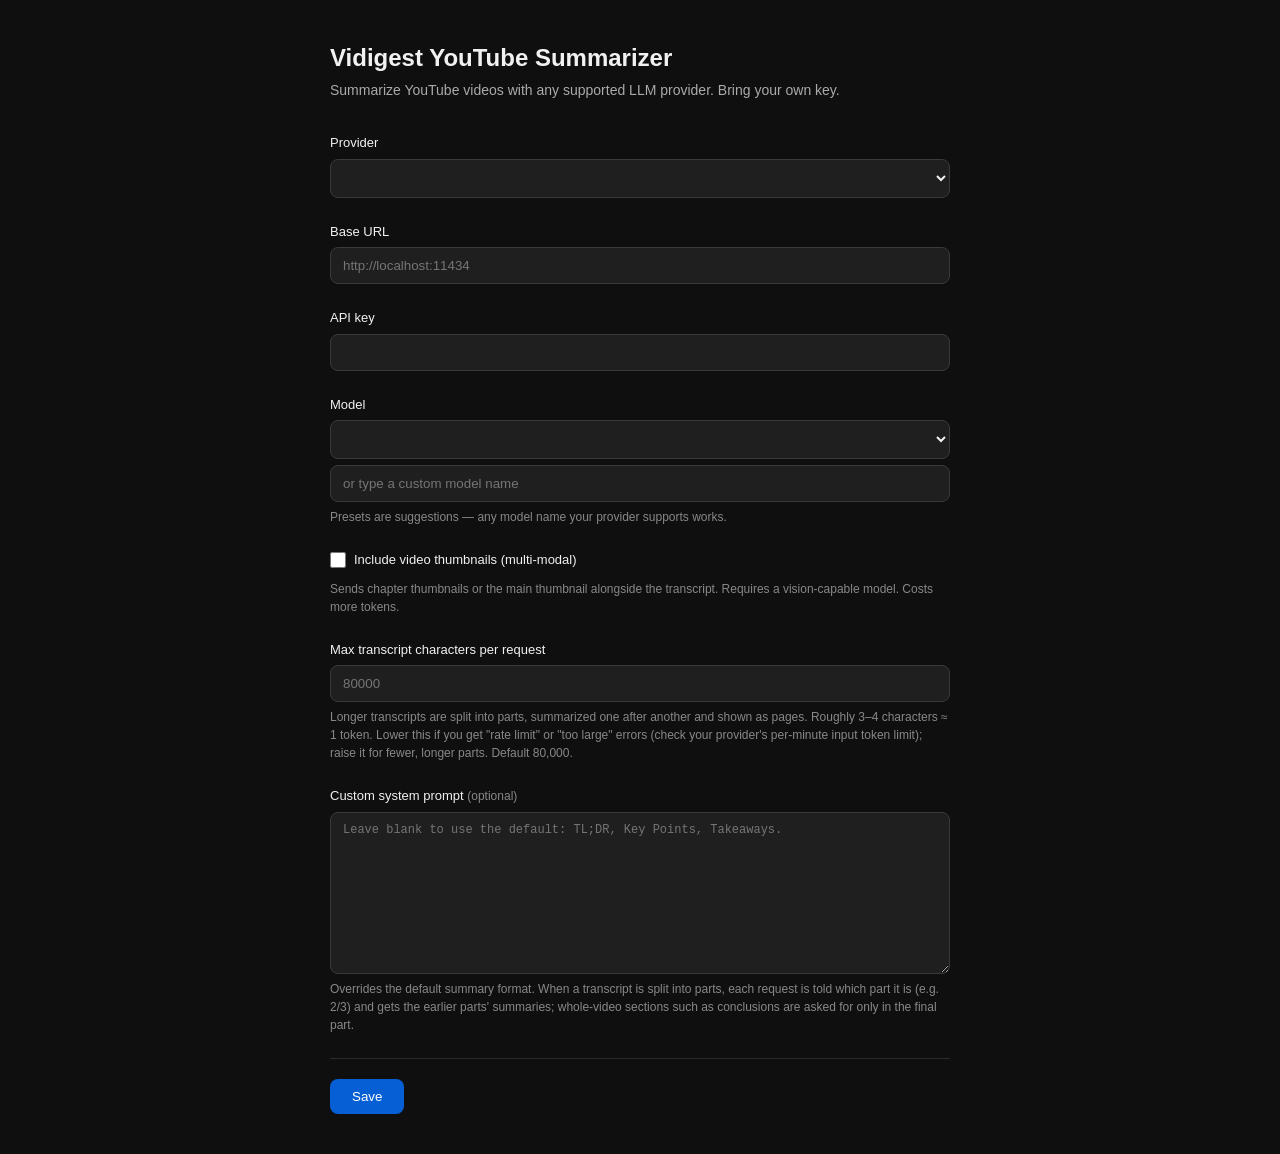
<file: extension/options.html>
<!DOCTYPE html>
<html>
<head>
  <meta charset="utf-8">
  <title>Vidigest YouTube Summarizer — Settings</title>
  <link rel="stylesheet" href="options.css">
</head>
<body>
  <div class="wrap">
    <header>
      <h1>Vidigest YouTube Summarizer</h1>
      <p class="sub">Summarize YouTube videos with any supported LLM provider. Bring your own key.</p>
    </header>

    <div class="field">
      <label for="provider">Provider</label>
      <select id="provider"></select>
      <p class="hint" id="providerHint"></p>
    </div>

    <div class="field" id="field-baseUrl">
      <label for="baseUrl">Base URL</label>
      <input type="text" id="baseUrl" placeholder="http://localhost:11434" autocomplete="off" spellcheck="false">
      <p class="hint" id="baseUrlHint"></p>
    </div>

    <div class="field" id="field-apiKey">
      <label for="apiKey">API key</label>
      <input type="password" id="apiKey" placeholder="" autocomplete="off" spellcheck="false">
      <p class="hint" id="apiKeyHint"></p>
    </div>

    <div class="field">
      <label for="modelPreset">Model</label>
      <select id="modelPreset"></select>
      <input type="text" id="modelCustom" placeholder="or type a custom model name" autocomplete="off" spellcheck="false" style="margin-top: 6px">
      <p class="hint">Presets are suggestions — any model name your provider supports works.</p>
    </div>

    <div class="field">
      <label class="checkbox-label">
        <input type="checkbox" id="includeImages">
        <span>Include video thumbnails (multi-modal)</span>
      </label>
      <p class="hint">Sends chapter thumbnails or the main thumbnail alongside the transcript. Requires a vision-capable model. Costs more tokens.</p>
    </div>

    <div class="field">
      <label for="maxChunkChars">Max transcript characters per request</label>
      <input type="number" id="maxChunkChars" min="5000" step="1000" placeholder="80000">
      <p class="hint">Longer transcripts are split into parts, summarized one after another and shown as pages. Roughly 3–4 characters ≈ 1 token. Lower this if you get "rate limit" or "too large" errors (check your provider's per-minute input token limit); raise it for fewer, longer parts. Default 80,000.</p>
    </div>

    <div class="field">
      <label for="customPrompt">Custom system prompt <span class="optional">(optional)</span></label>
      <textarea id="customPrompt" rows="10" placeholder="Leave blank to use the default: TL;DR, Key Points, Takeaways."></textarea>
      <p class="hint">Overrides the default summary format. When a transcript is split into parts, each request is told which part it is (e.g. 2/3) and gets the earlier parts' summaries; whole-video sections such as conclusions are asked for only in the final part.</p>
    </div>

    <div class="row">
      <button id="save">Save</button>
      <span id="status"></span>
    </div>
  </div>
  <script src="options.js"></script>
</body>
</html>
</file>
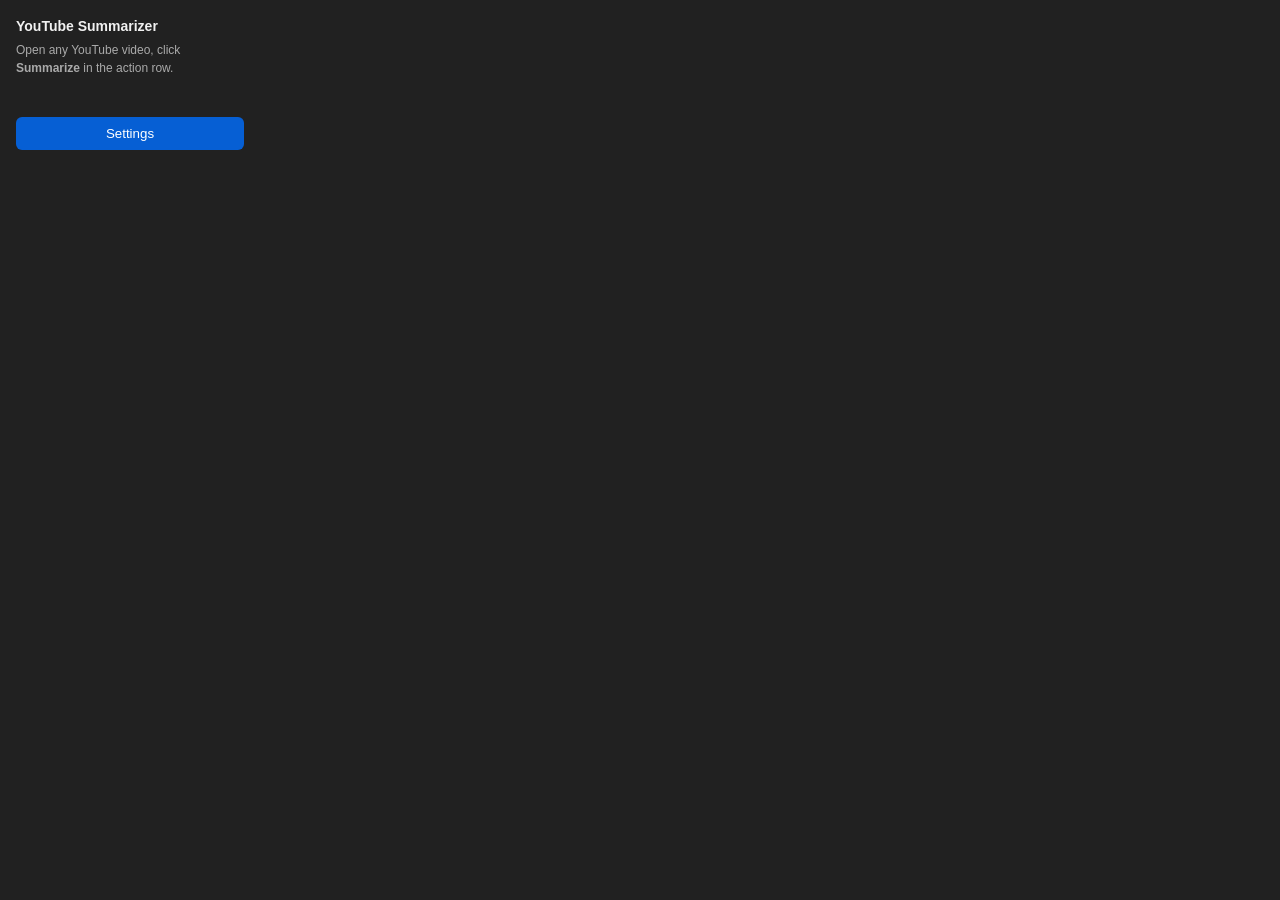
<file: extension/popup.html>
<!DOCTYPE html>
<html>
<head>
  <meta charset="utf-8">
  <style>
    * { box-sizing: border-box; }
    body {
      margin: 0;
      padding: 16px;
      width: 260px;
      font: 13px/1.5 -apple-system, BlinkMacSystemFont, 'Segoe UI', Roboto, sans-serif;
      background: #212121;
      color: #f1f1f1;
    }
    h1 { font-size: 14px; margin: 0 0 4px; font-weight: 600; }
    p { margin: 0 0 12px; color: #aaa; font-size: 12px; }
    .status {
      padding: 8px 10px;
      border-radius: 6px;
      font-size: 12px;
      margin-bottom: 12px;
    }
    .status.ok { background: rgba(74, 222, 128, 0.12); color: #4ade80; }
    .status.warn { background: rgba(250, 204, 21, 0.12); color: #facc15; }
    button {
      display: block;
      width: 100%;
      padding: 9px;
      background: #065fd4;
      color: white;
      border: none;
      border-radius: 6px;
      cursor: pointer;
      font: 500 13px/1 inherit;
    }
    button:hover { background: #0a72f5; }
    button[hidden], p[hidden] { display: none; }
    button.secondary {
      background: transparent;
      color: #3ea6ff;
      margin-top: 6px;
      padding: 6px;
    }
    button.secondary:hover { background: rgba(62, 166, 255, 0.1); }
  </style>
</head>
<body>
  <h1>YouTube Summarizer</h1>
  <p>Open any YouTube video, click <strong>Summarize</strong> in the action row.</p>
  <div id="status" class="status"></div>
  <button id="open" hidden>Open summary</button>
  <p id="hint" hidden></p>
  <button id="opt">Settings</button>
  <script src="popup.js"></script>
</body>
</html>
</file>
<file: extension/options.css>
* { box-sizing: border-box; }

body {
  font: 14px/1.5 -apple-system, BlinkMacSystemFont, 'Segoe UI', Roboto, Arial, sans-serif;
  background: #0f0f0f;
  color: #f1f1f1;
  margin: 0;
  padding: 40px 24px;
  min-height: 100vh;
}

.wrap { max-width: 620px; margin: 0 auto; }

header { margin-bottom: 32px; }

h1 { font-size: 24px; margin: 0 0 4px; font-weight: 600; }
.sub { margin: 0; color: #aaa; font-size: 14px; }

.field { margin-bottom: 24px; }

label {
  display: block;
  margin-bottom: 6px;
  font-weight: 500;
  font-size: 13px;
}

input, select, textarea {
  display: block;
  width: 100%;
  padding: 10px 12px;
  background: #1f1f1f;
  color: #f1f1f1;
  border: 1px solid #3a3a3a;
  border-radius: 8px;
  font: 14px/1.4 inherit;
  transition: border-color 0.15s;
}

input:focus, select:focus, textarea:focus {
  outline: none;
  border-color: #3ea6ff;
}

textarea {
  font-family: ui-monospace, 'SF Mono', Monaco, Consolas, monospace;
  font-size: 12px;
  resize: vertical;
  min-height: 120px;
}

.hint {
  margin: 6px 0 0;
  font-size: 12px;
  color: #888;
  line-height: 1.5;
}

.hint a { color: #3ea6ff; text-decoration: none; }
.hint a:hover { text-decoration: underline; }
.hint code {
  background: #2a2a2a;
  padding: 1px 5px;
  border-radius: 3px;
  font-size: 11px;
  font-family: ui-monospace, monospace;
}

.hint:empty { display: none; }

.optional {
  font-weight: 400;
  color: #888;
  font-size: 12px;
}

.checkbox-label {
  display: inline-flex;
  align-items: center;
  gap: 8px;
  cursor: pointer;
  font-weight: 500;
  font-size: 13px;
  margin-bottom: 0;
}

.checkbox-label input[type="checkbox"] {
  width: 16px;
  height: 16px;
  margin: 0;
  cursor: pointer;
}

.row {
  display: flex;
  align-items: center;
  gap: 14px;
  margin-top: 24px;
  padding-top: 20px;
  border-top: 1px solid #2a2a2a;
}

button {
  padding: 10px 22px;
  background: #065fd4;
  color: white;
  border: none;
  border-radius: 8px;
  font: 500 14px/1 inherit;
  cursor: pointer;
  transition: background 0.15s;
}

button:hover { background: #0a72f5; }

#status {
  color: #4ade80;
  font-size: 13px;
  font-weight: 500;
}
</file>
